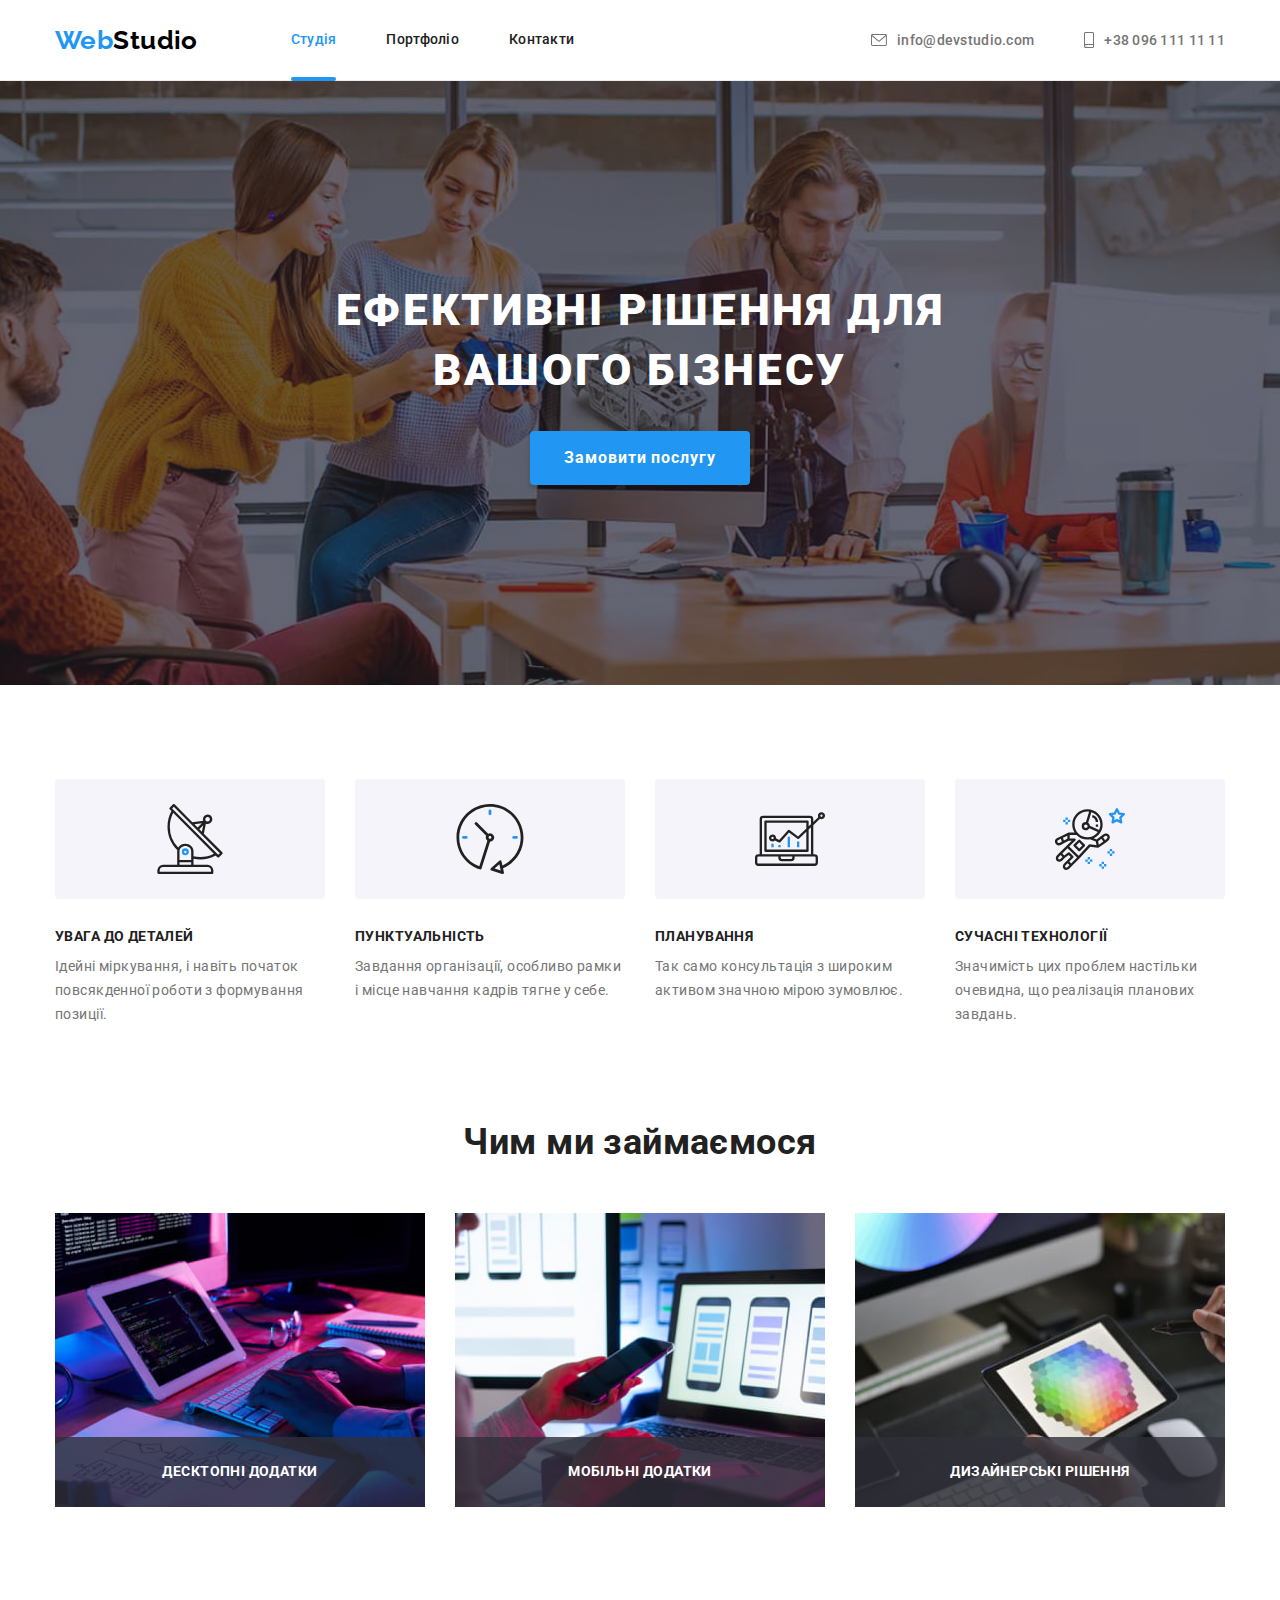
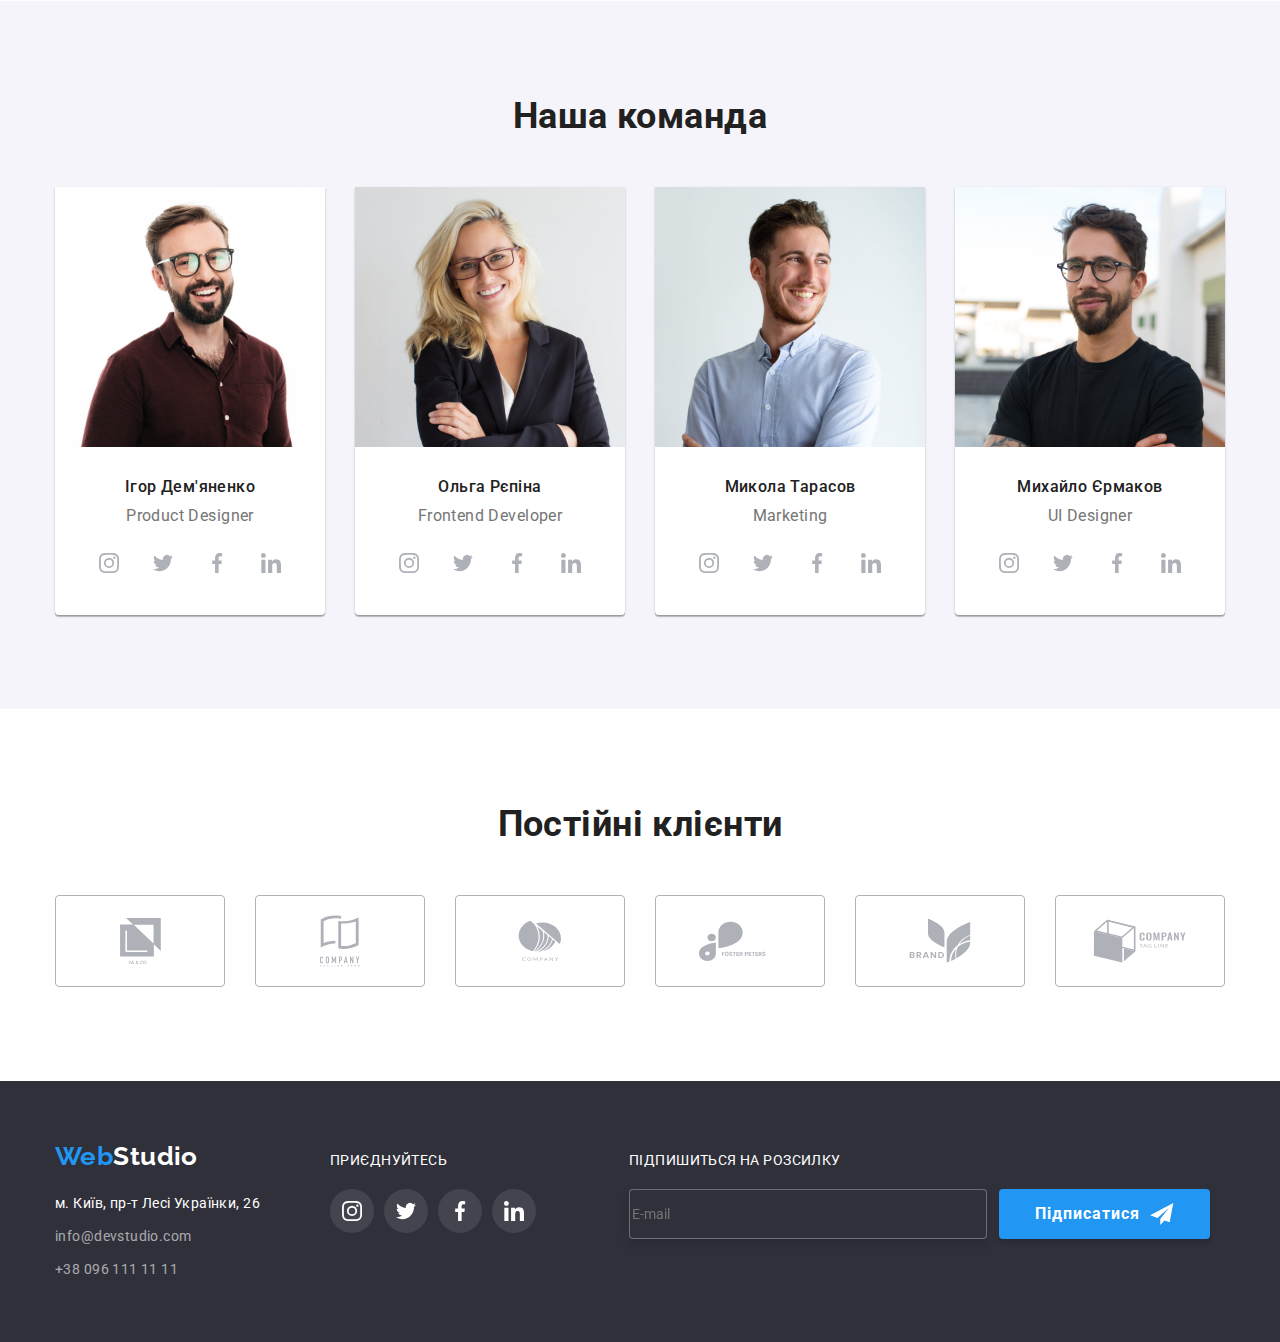
<file: index.html>
<!DOCTYPE html>
<html lang="uk">
  <head>
    <meta charset="UTF-8" />
    <meta http-equiv="X-UA-Compatible" content="IE=edge" />
    <meta name="viewport" content="width=device-width, initial-scale=1.0" />
    <title>WebStudio</title>
    <link rel="preconnect" href="https://fonts.googleapis.com" />
    <link rel="preconnect" href="https://fonts.gstatic.com" crossorigin />
    <link
      href="https://fonts.googleapis.com/css2?family=Raleway:wght@700&family=Roboto:wght@400;500;700;900&display=swap"
      rel="stylesheet"
    />
    <link rel="stylesheet" href="./css/modern-normalize.css" />
    <link rel="stylesheet" href="./css/styles.css" />
  </head>
  <body>
    <header>
      <!-- 1 блок меню та контакти-->
      <div class="container first-header-container">
        <nav class="container">
          <a href="./index.html" class="logo logo-header"><span class="accent">Web</span>Studio</a>
          <ul class="nav">
            <li><a class="site-nav current link" href="./index.html">Студія</a></li>
            <li><a class="site-nav link" href="./portfolio.html">Портфоліо</a></li>
            <li><a class="site-nav link" href="./index.html">Контакти</a></li>
          </ul>
        </nav>
        <!-- 2 блок контакти -->
        <div class="second-header-container">
          <ul class="mailito-tel-container">
            <li>
              <a class="mailto-tel-header link" href="mailto:info@devstudio.com">
                <svg class="icon-envelope icon" width="16px" height="12px">
                  <use href="./images/sprite.svg#icon-envelope"></use></svg
                >info@devstudio.com
              </a>
            </li>
            <li>
              <a class="mailto-tel-header link" href="tel:+380961111111">
                <svg class="icon-smartphone icon" width="10px" height="16px">
                  <use href="./images/sprite.svg#icon-smartphone"></use></svg
                >+38 096 111 11 11</a
              >
            </li>
          </ul>
        </div>
      </div>
    </header>

    <main>
      <section class="hero">
        <div class="container">
          <h1 class="hero-title">ЕФЕКТИВНІ РІШЕННЯ ДЛЯ ВАШОГО БІЗНЕСУ</h1>
          <button type="button" class="hero-button hero-selection" data-modal-open>
            Замовити послугу
          </button>
        </div>
      </section>
      <!-- 3 блок переваги -->
      <section class="advantages">
        <div class="container">
          <h2 class="title visually-hidden">Переваги компанії</h2>
          <ul class="advantages-item">
            <li class="advantages-li">
              <div class="advantages-icon">
                <svg class="icon-antenna" width="70px" height="70px">
                  <use href="./images/sprite.svg#icon-antenna"></use>
                </svg>
              </div>
              <h3 class="advantages-title">УВАГА ДО ДЕТАЛЕЙ</h3>
              <p class="text">
                Ідейні міркування, і навіть початок повсякденної роботи з формування позиції.
              </p>
            </li>
            <li class="advantages-li">
              <div class="advantages-icon">
                <svg class="icon-clock" width="70px" height="70px">
                  <use href="./images/sprite.svg#icon-clock"></use>
                </svg>
              </div>
              <h3 class="advantages-title">ПУНКТУАЛЬНІСТЬ</h3>
              <p class="text">
                Завдання організації, особливо рамки і місце навчання кадрів тягне у себе.
              </p>
            </li>
            <li class="advantages-li">
              <div class="advantages-icon">
                <svg class="icon-diagram" width="70px" height="70px">
                  <use href="./images/sprite.svg#icon-diagram"></use>
                </svg>
              </div>
              <h3 class="advantages-title">ПЛАНУВАННЯ</h3>
              <p class="text">Так само консультація з широким активом значною мірою зумовлює.</p>
            </li>
            <li class="advantages-li">
              <div class="advantages-icon">
                <svg class="icon-astronaut" width="70px" height="70px">
                  <use href="./images/sprite.svg#icon-astronaut"></use>
                </svg>
              </div>
              <h3 class="advantages-title">СУЧАСНІ ТЕХНОЛОГІЇ</h3>
              <p class="text">
                Значимість цих проблем настільки очевидна, що реалізація планових завдань.
              </p>
            </li>
          </ul>
        </div>
      </section>
      <!-- 4 блок чим ми займаємось-->
      <section class="what_we_doing-section">
        <div class="container-what_we_doing">
          <h2 class="title">Чим ми займаємося</h2>
          <ul class="what_we_doing">
            <li class="what_we_doing-item">
              <div class="what_we_doing-wrap">
                <img
                  class="img-block"
                  src="./images/a_person_types_text_on_keyboard.jpg"
                  alt="людина печатає текст на клавіатурі"
                  width="370"
                  height="294"
                />
                <p class="what_we_doing-details">десктопні додатки</p>
              </div>
            </li>
            <li class="what_we_doing-item">
              <div class="what_we_doing-wrap">
                <img
                  class="img-block"
                  src="./images/a_person_works_at_laptop_and_holds_smartphone.jpg"
                  alt="людина працює за ноутбуком та тримає смартфон"
                  width="370"
                  height="294"
                />
                <p class="what_we_doing-details">мобільні додатки</p>
              </div>
            </li>
            <li class="what_we_doing-item">
              <div class="what_we_doing-wrap">
                <img
                  class="img-block"
                  src="./images/a_person_works_with_tablet.jpg"
                  alt="людина працює із планшетом"
                  width="370"
                  height="294"
                />
                <p class="what_we_doing-details">дизайнерські рішення</p>
              </div>
            </li>
          </ul>
        </div>
      </section>

      <!-- 5 блок наша команда -->
      <section class="our-team">
        <div class="container">
          <h2 class="title-our-team">Наша команда</h2>
          <ul class="our-team-item">
            <li class="team-presentation">
              <img
                class="img-block"
                src="./images/photo_ihor_demyanenko.jpg"
                alt="фото Ігора Дем'яненко"
                width="270"
                height="260"
              />
              <div class="card">
                <h3 class="name">Ігор Дем'яненко</h3>
                <p class="our-team-txt" lang="en">Product Designer</p>
                <ul class="our-team-web">
                  <li>
                    <a href="" class="s-w-our-team">
                      <svg class="icon-instagram icon-our-team" width="20px" height="20px">
                        <use href="./images/sprite.svg#icon-instagram"></use></svg
                    ></a>
                  </li>
                  <li>
                    <a href="" class="s-w-our-team">
                      <svg class="icon-twitter icon-our-team" width="20px" height="20px">
                        <use href="./images/sprite.svg#icon-twitter"></use></svg
                    ></a>
                  </li>
                  <li>
                    <a href="" class="s-w-our-team">
                      <svg class="icon-facebook icon-our-team" width="20px" height="20px">
                        <use href="./images/sprite.svg#icon-facebook"></use></svg
                    ></a>
                  </li>
                  <li>
                    <a href="" class="s-w-our-team">
                      <svg class="icon-linkedin icon-our-team" width="20px" height="20px">
                        <use href="./images/sprite.svg#icon-linkedin"></use></svg
                    ></a>
                  </li>
                </ul>
              </div>
            </li>
            <li class="team-presentation">
              <img
                class="img-block"
                src="./images/photo_olgha_repina.jpg"
                alt="фото Ольги Репіної"
                width="270"
                height="260"
              />
              <div class="card">
                <h3 class="name">Ольга Рєпіна</h3>
                <p class="our-team-txt" lang="en">Frontend Developer</p>
                <ul class="our-team-web">
                  <li>
                    <a href="" class="s-w-our-team">
                      <svg class="icon-instagram icon-our-team" width="20px" height="20px">
                        <use href="./images/sprite.svg#icon-instagram"></use></svg
                    ></a>
                  </li>
                  <li>
                    <a href="" class="s-w-our-team">
                      <svg class="icon-twitter icon-our-team" width="20px" height="20px">
                        <use href="./images/sprite.svg#icon-twitter"></use></svg
                    ></a>
                  </li>
                  <li>
                    <a href="" class="s-w-our-team">
                      <svg class="icon-facebook icon-our-team" width="20px" height="20px">
                        <use href="./images/sprite.svg#icon-facebook"></use></svg
                    ></a>
                  </li>
                  <li>
                    <a href="" class="s-w-our-team">
                      <svg class="icon-linkedin icon-our-team" width="20px" height="20px">
                        <use href="./images/sprite.svg#icon-linkedin"></use></svg
                    ></a>
                  </li>
                </ul>
              </div>
            </li>
            <li class="team-presentation">
              <img
                class="img-block"
                src="./images/photo_mukola_tarasov.jpg"
                alt="фото Миколи Тарасова"
                width="270"
                height="260"
              />
              <div class="card">
                <h3 class="name">Микола Тарасов</h3>
                <p class="our-team-txt" lang="en">Marketing</p>
                <ul class="our-team-web">
                  <li>
                    <a href="" class="s-w-our-team">
                      <svg class="icon-instagram icon-our-team" width="20px" height="20px">
                        <use href="./images/sprite.svg#icon-instagram"></use></svg
                    ></a>
                  </li>
                  <li>
                    <a href="" class="s-w-our-team">
                      <svg class="icon-twitter icon-our-team" width="20px" height="20px">
                        <use href="./images/sprite.svg#icon-twitter"></use></svg
                    ></a>
                  </li>
                  <li>
                    <a href="" class="s-w-our-team">
                      <svg class="icon-facebook icon-our-team" width="20px" height="20px">
                        <use href="./images/sprite.svg#icon-facebook"></use></svg
                    ></a>
                  </li>
                  <li>
                    <a href="" class="s-w-our-team">
                      <svg class="icon-linkedin icon-our-team" width="20px" height="20px">
                        <use href="./images/sprite.svg#icon-linkedin"></use></svg
                    ></a>
                  </li>
                </ul>
              </div>
            </li>
            <li class="team-presentation">
              <img
                class="img-block"
                src="./images/photo_michailo_ermakov.jpg"
                alt="фото Михайла Єрмакова"
                width="270"
                height="260"
              />
              <div class="card">
                <h3 class="name">Михайло Єрмаков</h3>
                <p class="our-team-txt" lang="en">UI Designer</p>
                <ul class="our-team-web">
                  <li>
                    <a href="" class="s-w-our-team">
                      <svg class="icon-instagram icon-our-team" width="20px" height="20px">
                        <use href="./images/sprite.svg#icon-instagram"></use></svg
                    ></a>
                  </li>
                  <li>
                    <a href="" class="s-w-our-team">
                      <svg class="icon-twitter icon-our-team" width="20px" height="20px">
                        <use href="./images/sprite.svg#icon-twitter"></use></svg
                    ></a>
                  </li>
                  <li>
                    <a href="" class="s-w-our-team">
                      <svg class="icon-facebook icon-our-team" width="20px" height="20px">
                        <use href="./images/sprite.svg#icon-facebook"></use></svg
                    ></a>
                  </li>
                  <li>
                    <a href="" class="s-w-our-team">
                      <svg class="icon-linkedin icon-our-team" width="20px" height="20px">
                        <use href="./images/sprite.svg#icon-linkedin"></use></svg
                    ></a>
                  </li>
                </ul>
              </div>
            </li>
          </ul>
        </div>
      </section>
      <!-- 6 постійні клієнти -->
      <section class="regular-customers">
        <div class="container">
          <h2 class="title">Постійні клієнти</h2>
          <ul class="regular-customers-line">
            <li class="regular-customers-logo">
              <a
                class="customer-link"
                href="./index.html"
                target="_blank"
                rel="noreferrer noopener"
              >
                <svg class="customers icon-group" width="41px" height="46.7px">
                  <use href="./images/sprite.svg#icon-group"></use>
                </svg>
              </a>
            </li>

            <li class="regular-customers-logo">
              <a
                class="customer-link"
                href="./index.html"
                target="_blank"
                rel="noreferrer noopener"
              >
                <svg class="customers icon-group-1" width="40px" height="52px">
                  <use href="./images/sprite.svg#icon-group-1"></use>
                </svg>
              </a>
            </li>
            <li class="regular-customers-logo">
              <a
                class="customer-link"
                href="./index.html"
                target="_blank"
                rel="noreferrer noopener"
              >
                <svg class="customers icon-group-2" width="43.46px" height="41.18px">
                  <use href="./images/sprite.svg#icon-group-2"></use>
                </svg>
              </a>
            </li>
            <li class="regular-customers-logo">
              <a
                class="customer-link"
                href="./index.html"
                target="_blank"
                rel="noreferrer noopener"
              >
                <svg class="customers icon-group-3" width="84.44px" height="40.62px">
                  <use href="./images/sprite.svg#icon-group-3"></use>
                </svg>
              </a>
            </li>
            <li class="regular-customers-logo">
              <a
                class="customer-link"
                href="./index.html"
                target="_blank"
                rel="noreferrer noopener"
              >
                <svg class="customers icon-group-4" width="62.54px" height="45.43px">
                  <use href="./images/sprite.svg#icon-group-4"></use>
                </svg>
              </a>
            </li>
            <li class="regular-customers-logo">
              <a
                class="customer-link"
                href="./index.html"
                target="_blank"
                rel="noreferrer noopener"
              >
                <svg class="customers icon-group-5" width="93.79px" height="43.93px">
                  <use href="./images/sprite.svg#icon-group-5"></use>
                </svg>
              </a>
            </li>
          </ul>
        </div>
      </section>
    </main>
    <!-- 7 блок футер -->
    <footer class="ground">
      <div class="container footer">
        <div class="logo-adress-tel">
          <a href="./index.html" class="logo logo-ground"><span class="accent">Web</span>Studio</a>
          <address class="address-style">
            <ul class="ground-list">
              <li class="ground-li">
                <a
                  class="link-address link"
                  href="https://www.google.com/maps/d/embed?mid=10uSM3H-mIU3GznYo2szRIEphczw&hl=en_US&ehbc=2E312F"
                  target="_blank"
                  rel="noreferrer noopener"
                  >м. Київ, пр-т Лесі Українки, 26</a
                >
              </li>
              <li class="ground-li">
                <a class="mailto-tel-ground link" href="mailto:info@devstudio.com"
                  >info@devstudio.com</a
                >
              </li>
              <li class="end">
                <a class="mailto-tel-ground link" href="tel:+380961111111">+38 096 111 11 11</a>
              </li>
            </ul>
          </address>
        </div>
        <div class="web">
          <p class="footer-text">приєднуйтесь</p>
          <ul class="footer-web">
            <li>
              <a href="" class="social-web">
                <svg class="icon-instagram soc-web" width="20px" height="20px">
                  <use href="./images/sprite.svg#icon-instagram"></use></svg
              ></a>
            </li>
            <li>
              <a href="" class="social-web">
                <svg class="icon-twitter soc-web" width="20px" height="20px">
                  <use href="./images/sprite.svg#icon-twitter"></use></svg
              ></a>
            </li>
            <li>
              <a href="" class="social-web">
                <svg class="icon-facebook soc-web" width="20px" height="20px">
                  <use href="./images/sprite.svg#icon-facebook"></use></svg
              ></a>
            </li>
            <li>
              <a href="" class="social-web">
                <svg class="icon-linkedin soc-web" width="20px" height="20px">
                  <use href="./images/sprite.svg#icon-linkedin"></use></svg
              ></a>
            </li>
          </ul>
        </div>
        <div class="subscribe">
          <p class="footer-text">підпишиться на розсилку</p>
          <ul class="footer-web">
            <li>
              <form class="footer-form">
                <label>
                  <input class="footer-input" type="email" name="email" placeholder="E-mail"/>
                </label>
                
                <button type="submit" class="subscribe-btn">Підписатися
                  <svg class="icon-icon-send sov-web" width="24px" height="24px">
                  <use href="./images/sprite.svg#icon-icon-send"></use></svg </button>
              </form> 
          </ul>
        </div>
      </div>
    </footer>
    <div class="backdrop is-hidden" data-modal>
      <div class="modal">
        <p class="modal-title">Залиште свої дані, ми вам передзвонимо</p>
        <form action="" class="modal-form">
          <div class="form-element">
            <label class="form-field" for="username"><span class="form-label">Ім'я</span></label>
            
            <div class="input-wrap">
              <input class="input-modal" type="text" name="username" id="username" required>
              <svg 
              class="icon-person-black-18dp-1" 
              width="18px" height="18px">
              <use href="./images/sprite.svg#icon-person-black-18dp-1"></use>
              </svg>
              </div>
            </div>
                    
          <div class="form-element">
            <label class="form-field" for="phone_number"><span class="form-label">Телефон</span></label>
            <div class="input-wrap">
            <input class="input-modal" type="tel" name="phone_number" id="phone_number" required>
            <svg 
              class="icon-phone-black-18dp-1" 
              width="18px" height="18px">
              <use href="./images/sprite.svg#icon-phone-black-18dp-1"></use>
              </svg>  
            
          </div>
        </div>

          <div class="form-element">
            <label class="form-field" for="email"><span class="form-label">Пошта</span></label>
            <div class="input-wrap">
             <input class="input-modal" type="email" name="email" id="email">
             <svg 
              class="icon-email-black-18dp-1" 
              width="18px" height="18px">
              <use href="./images/sprite.svg#icon-email-black-18dp-1"></use>
              </svg>  
            
          </div>
        </div>
          
           <div class="form">   
          <label class="textarea-label" for="comment">Коментар</label>
            <textarea name="comment" id="comment"  placeholder="Введіть текст" class="textarea-field"></textarea>
           </div>   
          

          <div class="accept">
            <input type="checkbox" id="accept" name="accept">
            <label for="accept"><span class="accept-label"></span>Погоджуюся з розсилкою та приймаю 
              <a href="*" class="contract">Умови договору</a></span></label>
          </div>
            
          <button type="submit" class="submit-btn">Відправити</button>

        </form>


        <button type="button" data-modal-close class="close-button">
          <svg class="icon-close-black-18dp" width="30px" height="30px">
            <use href="./images/sprite.svg#icon-close-black-18dp"></use>
          </svg>
          
        </button>
      </div>
    </div>
    <script src="./js/modal.js"></script>
  </body>
</html>
</file>
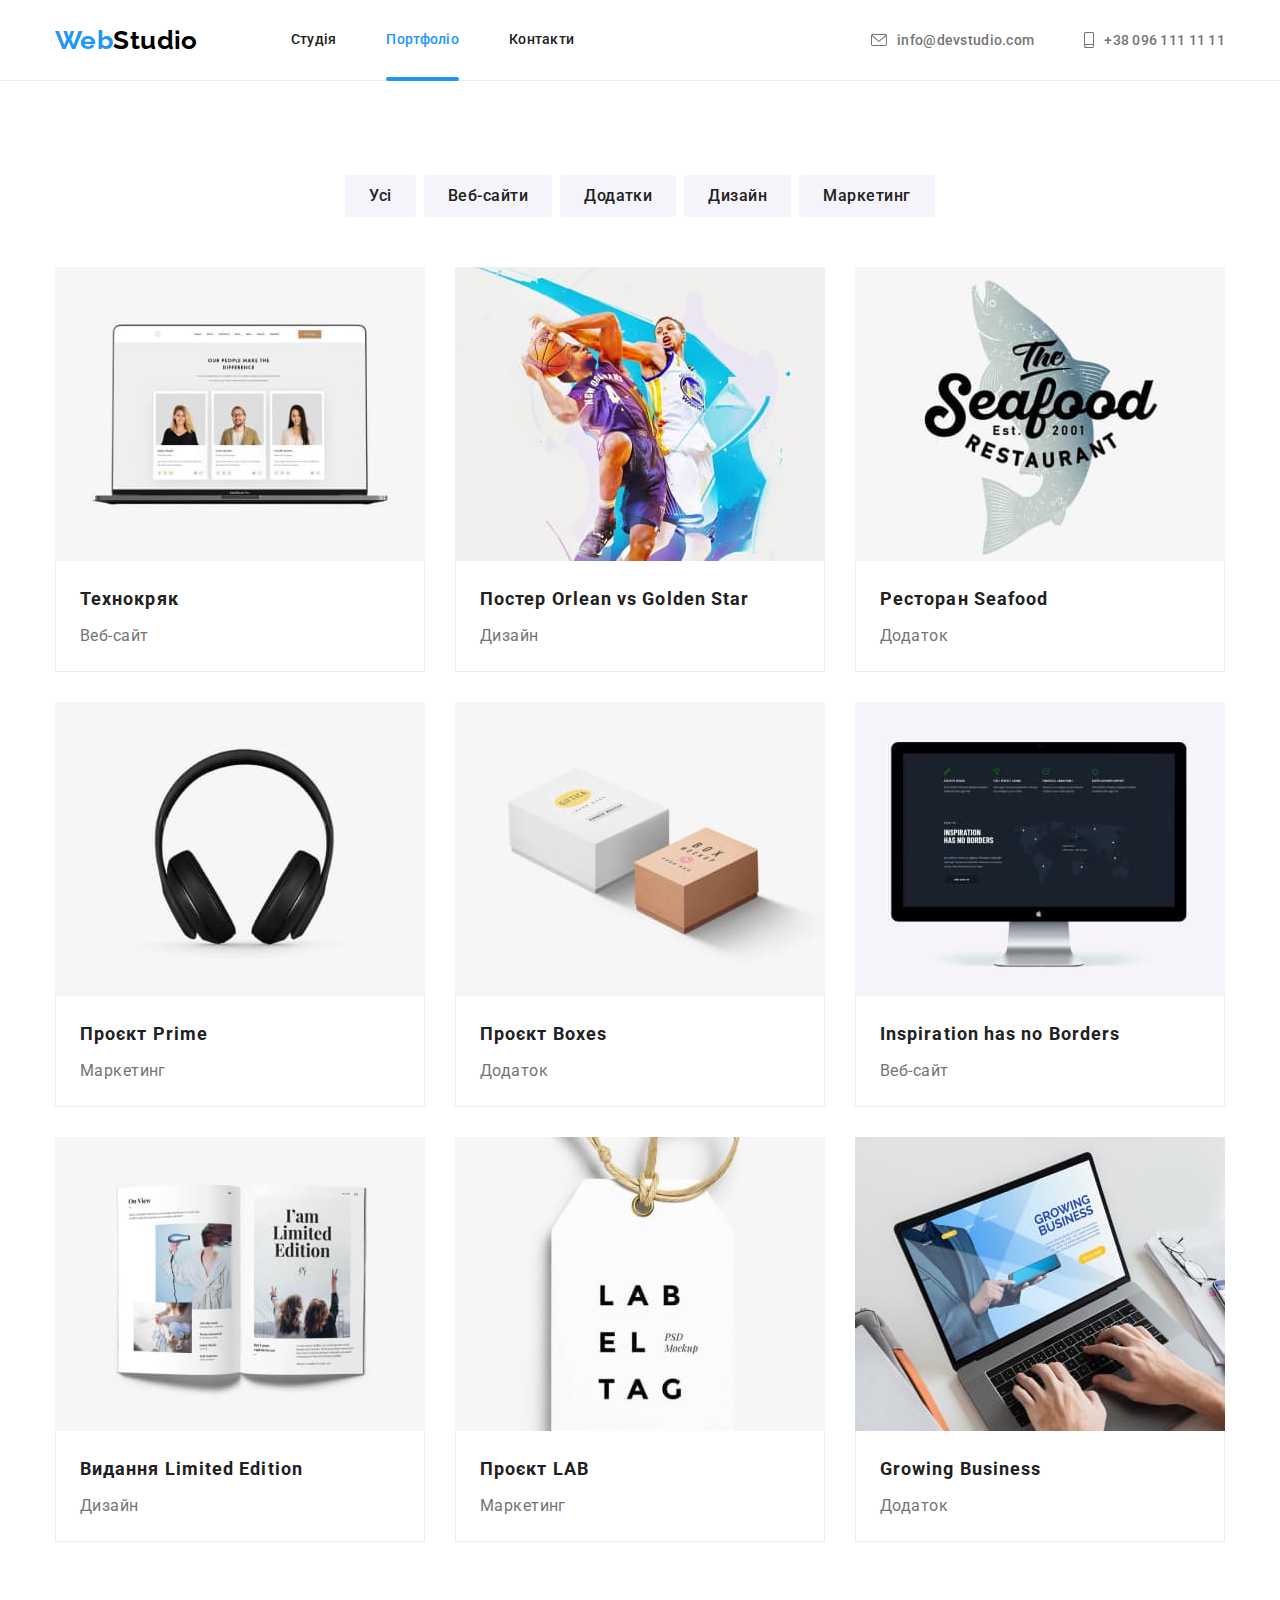
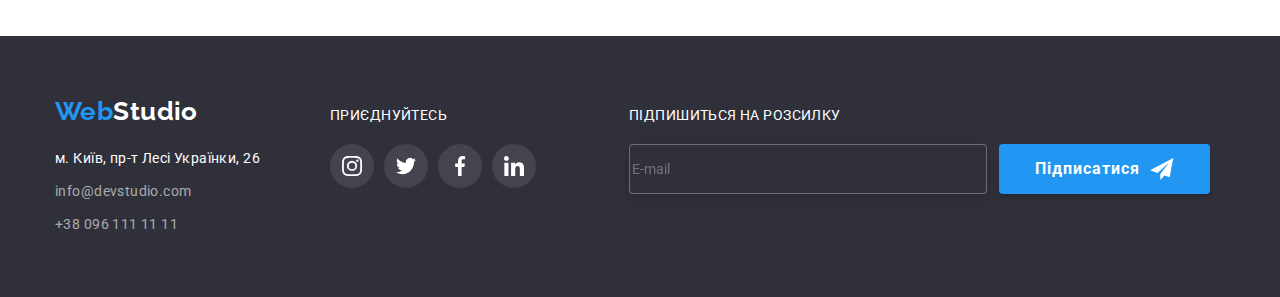
<file: portfolio.html>
<!DOCTYPE html>
<html lang="uk">
  <head>
    <meta charset="UTF-8" />
    <meta http-equiv="X-UA-Compatible" content="IE=edge" />
    <meta name="viewport" content="width=device-width, initial-scale=1.0" />
    <title>WebStudio</title>
    <link rel="preconnect" href="https://fonts.googleapis.com" />
    <link rel="preconnect" href="https://fonts.gstatic.com" crossorigin />
    <link
      href="https://fonts.googleapis.com/css2?family=Raleway:wght@700&family=Roboto:wght@400;500;700;900&display=swap"
      rel="stylesheet"
    />
    <link rel="stylesheet" href="./css/modern-normalize.css" />
    <link rel="stylesheet" href="./css/styles.css" />
  </head>
  <body>
    <header>
      <!-- 1 блок меню та контакти-->
      <div class="container first-header-container">
        <nav class="container">
          <a href="./index.html" class="logo logo-header"><span class="accent">Web</span>Studio</a>
          <ul class="nav">
            <li><a class="site-nav link" href="./index.html">Студія</a></li>
            <li><a class="site-nav link current" href="./portfolio.html">Портфоліо</a></li>
            <li><a class="site-nav link" href="./index.html">Контакти</a></li>
          </ul>
        </nav>
        <!-- 2 блок контакти -->
        <div class="second-header-container">
          <ul class="mailito-tel-container">
            <li>
              <a class="mailto-tel-header link" href="mailto:info@devstudio.com">
                <svg class="icon-envelope icon" width="16px" height="12px">
                  <use href="./images/sprite.svg#icon-envelope"></use></svg
                >info@devstudio.com
              </a>
            </li>
            <li>
              <a class="mailto-tel-header link" href="tel:+380961111111">
                <svg class="icon-smartphone icon" width="10px" height="16px">
                  <use href="./images/sprite.svg#icon-smartphone"></use></svg
                >+38 096 111 11 11</a
              >
            </li>
          </ul>
        </div>
      </div>
    </header>
    <main>
      <section class="main">
        <div class="portfolio container">
          <!-- 3 блок кнопки -->
          <h1 class="title visually-hidden">Портфоліо</h1>
          <ul class="portfolio-button">
            <li class="filter-btn">
              <button class="link-filter" type="button">Усі</button>
            </li>
            <li class="filter-btn">
              <button class="link-filter" type="button">Веб-сайти</button>
            </li>
            <li class="filter-btn">
              <button class="link-filter" type="button">Додатки</button>
            </li>
            <li class="filter-btn">
              <button class="link-filter" type="button">Дизайн</button>
            </li>
            <li class="filter-btn">
              <button class="link-filter" type="button">Маркетинг</button>
            </li>
          </ul>
          <!-- 4 блок продукти -->
          <ul class="portfolio-box">
            <li>
              <a href="" class="portfolio-box-link">
                <div class="portfolio-box-link-wrap">
                  <img
                    class="img-block"
                    src="./images/img_technokryak.jpg"
                    alt="зображення екрану ноутбука з карточками з фотографіями людей"
                    width="370"
                    height="294"
                  />
                  <p class="portfolio-box-link-details">
                    Ресурс пропонує комплексні пропозиції з різним рівнем функціоналу та сервісів.
                    Все це дозволить відвідувачу отримати вичерпні відомості про компанію чи
                    приватну особу.
                  </p>
                </div>
                <div class="grey-border">
                  <h2 class="portfolio-title">Технокряк</h2>
                  <p class="portfolio-txt">Веб-сайт</p>
                </div>
              </a>
            </li>
            <li>
              <a href="" class="portfolio-box-link">
                <div class="portfolio-box-link-wrap">
                  <img
                    class="img-block"
                    src="./images/img_poster_new-orlean_vs.jpg"
                    alt="зображення двох спортсменів баскетболистів з м'ячем"
                    width="370"
                    height="294"
                  />
                  <p class="portfolio-box-link-details">
                    Ресурс пропонує комплексні пропозиції з різним рівнем функціоналу та сервісів.
                    Все це дозволить відвідувачу отримати вичерпні відомості про компанію чи
                    приватну особу.
                  </p>
                </div>
                <div class="grey-border">
                  <h2 class="portfolio-title">
                    Постер <span lang="en">Orlean vs Golden Star</span>
                  </h2>
                  <p class="portfolio-txt">Дизайн</p>
                </div>
              </a>
            </li>
            <li>
              <a href="" class="portfolio-box-link">
                <div class="portfolio-box-link-wrap">
                  <img
                    class="img-block"
                    src="./images/img_restorant_seafood.jpg"
                    alt="зображення риби"
                    width="370"
                    height="294"
                  />
                  <p class="portfolio-box-link-details">
                    Ресурс пропонує комплексні пропозиції з різним рівнем функціоналу та сервісів.
                    Все це дозволить відвідувачу отримати вичерпні відомості про компанію чи
                    приватну особу.
                  </p>
                </div>
                <div class="grey-border">
                  <h2 class="portfolio-title">Ресторан <span lang="en">Seafood</span></h2>
                  <p class="portfolio-txt">Додаток</p>
                </div>
              </a>
            </li>
            <li>
              <a href="" class="portfolio-box-link">
                <div class="portfolio-box-link-wrap">
                  <img
                    class="img-block"
                    src="./images/img_projekt_prime.jpg"
                    alt="зображення навушників"
                    width="370"
                    height="294"
                  />
                  <p class="portfolio-box-link-details">
                    Ресурс пропонує комплексні пропозиції з різним рівнем функціоналу та сервісів.
                    Все це дозволить відвідувачу отримати вичерпні відомості про компанію чи
                    приватну особу.
                  </p>
                </div>
                <div class="grey-border">
                  <h2 class="portfolio-title">Проєкт <span lang="en">Prime</span></h2>
                  <p class="portfolio-txt">Маркетинг</p>
                </div>
              </a>
            </li>
            <li>
              <a href="" class="portfolio-box-link">
                <div class="portfolio-box-link-wrap">
                  <img
                    class="img-block"
                    src="./images/img_project_boxes.jpg"
                    alt="зображення двох коробок"
                    width="370"
                    height="294"
                  />
                  <p class="portfolio-box-link-details">
                    Ресурс пропонує комплексні пропозиції з різним рівнем функціоналу та сервісів.
                    Все це дозволить відвідувачу отримати вичерпні відомості про компанію чи
                    приватну особу.
                  </p>
                </div>
                <div class="grey-border">
                  <h2 class="portfolio-title">Проєкт <span lang="en">Boxes</span></h2>
                  <p class="portfolio-txt">Додаток</p>
                </div>
              </a>
            </li>
            <li>
              <a href="" class="portfolio-box-link">
                <div class="portfolio-box-link-wrap">
                  <img
                    class="img-block"
                    src="./images/img_no_borders.jpg"
                    alt="зображення монітору комп'ютера з відкритим контентом сайта"
                    width="370"
                    height="294"
                  />
                  <p class="portfolio-box-link-details">
                    Ресурс пропонує комплексні пропозиції з різним рівнем функціоналу та сервісів.
                    Все це дозволить відвідувачу отримати вичерпні відомості про компанію чи
                    приватну особу.
                  </p>
                </div>
                <div class="grey-border">
                  <h2 class="portfolio-title">
                    <span lang="en">Inspiration has no Borders</span>
                  </h2>
                  <p class="portfolio-txt">Веб-сайт</p>
                </div>
              </a>
            </li>
            <li>
              <a href="" class="portfolio-box-link">
                <div class="portfolio-box-link-wrap">
                  <img
                    class="img-block"
                    src="./images/img_book_limited_edition.jpg"
                    alt="зображення розгорнутої книги з фотографіями"
                    width="370"
                    height="294"
                  />
                  <p class="portfolio-box-link-details">
                    Ресурс пропонує комплексні пропозиції з різним рівнем функціоналу та сервісів.
                    Все це дозволить відвідувачу отримати вичерпні відомості про компанію чи
                    приватну особу.
                  </p>
                </div>
                <div class="grey-border">
                  <h2 class="portfolio-title">Видання <span lang="en">Limited Edition</span></h2>
                  <p class="portfolio-txt">Дизайн</p>
                </div>
              </a>
            </li>
            <li>
              <a href="" class="portfolio-box-link">
                <div class="portfolio-box-link-wrap">
                  <img
                    class="img-block"
                    src="./images/img_projekt_lab.jpg"
                    alt="зображення бірки для одягу"
                    width="370"
                    height="294"
                  />
                  <p class="portfolio-box-link-details">
                    Ресурс пропонує комплексні пропозиції з різним рівнем функціоналу та сервісів.
                    Все це дозволить відвідувачу отримати вичерпні відомості про компанію чи
                    приватну особу.
                  </p>
                </div>
                <div class="grey-border">
                  <h2 class="portfolio-title">Проєкт <span lang="en">LAB</span></h2>
                  <p class="portfolio-txt">Маркетинг</p>
                </div>
              </a>
            </li>
            <li>
              <a href="" class="portfolio-box-link">
                <div class="portfolio-box-link-wrap">
                  <img
                    class="img-block"
                    src="./images/img_growing_business.jpg"
                    alt="зображення розкритого ноутбуку"
                    width="370"
                    height="294"
                  />
                  <p class="portfolio-box-link-details">
                    Ресурс пропонує комплексні пропозиції з різним рівнем функціоналу та сервісів.
                    Все це дозволить відвідувачу отримати вичерпні відомості про компанію чи
                    приватну особу.
                  </p>
                </div>
                <div class="grey-border">
                  <h2 class="portfolio-title"><span lang="en">Growing Business</span></h2>
                  <p class="portfolio-txt">Додаток</p>
                </div>
              </a>
            </li>
          </ul>
        </div>
      </section>
    </main>
    <!--  блок футер -->
    <footer class="ground">
      <div class="container footer">
        <div class="logo-adress-tel">
          <a href="./index.html" class="logo logo-ground"><span class="accent">Web</span>Studio</a>
          <address class="address-style">
            <ul class="ground-list">
              <li class="ground-li">
                <a
                  class="link-address link"
                  href="https://www.google.com/maps/d/embed?mid=10uSM3H-mIU3GznYo2szRIEphczw&hl=en_US&ehbc=2E312F"
                  target="_blank"
                  rel="noreferrer noopener"
                  >м. Київ, пр-т Лесі Українки, 26</a
                >
              </li>
              <li class="ground-li">
                <a class="mailto-tel-ground link" href="mailto:info@devstudio.com"
                  >info@devstudio.com</a
                >
              </li>
              <li class="end">
                <a class="mailto-tel-ground link" href="tel:+380961111111">+38 096 111 11 11</a>
              </li>
            </ul>
          </address>
        </div>
        <div class="web">
          <p class="footer-text">приєднуйтесь</p>
          <ul class="footer-web">
            <li>
              <a href="" class="social-web">
                <svg class="icon-instagram soc-web" width="20px" height="20px">
                  <use href="./images/sprite.svg#icon-instagram"></use></svg
              ></a>
            </li>
            <li>
              <a href="" class="social-web">
                <svg class="icon-twitter soc-web" width="20px" height="20px">
                  <use href="./images/sprite.svg#icon-twitter"></use></svg
              ></a>
            </li>
            <li>
              <a href="" class="social-web">
                <svg class="icon-facebook soc-web" width="20px" height="20px">
                  <use href="./images/sprite.svg#icon-facebook"></use></svg
              ></a>
            </li>
            <li>
              <a href="" class="social-web">
                <svg class="icon-linkedin soc-web" width="20px" height="20px">
                  <use href="./images/sprite.svg#icon-linkedin"></use></svg
              ></a>
            </li>
          </ul>
        </div>
        <div class="subscribe">
          <p class="footer-text">підпишиться на розсилку</p>
          <ul class="footer-web">
            <li>
              <form class="footer-form">
                <label>
                  <input class="footer-input" type="email" name="email" placeholder="E-mail"/>
                </label>
                
                <button type="submit" class="subscribe-btn">Підписатися
                  <svg class="icon-icon-send sov-web" width="24px" height="24px">
                  <use href="./images/sprite.svg#icon-icon-send"></use></svg </button>
              </form> 
          </ul>
        </div>
      </div>
    </footer>
  </body>
</html>
</file>
<file: css/styles.css>
ul,
p,
h1,
h2,
h3,
h4,
h5,
h6 {
  padding: 0;
  margin: 0;
}
body {
  background-color: var(--brand-color);
  color: var(--third-black-color);
  font-family: Roboto, Raleway, Arial, Verdana, sans-serif;
  letter-spacing: 0.03em;
  font-size: 14px;
}
:root {
  --brand-color: #ffffff;
  --second-white-color: #f5f5f5;
  --accent-color: #2196f3;
  --prime-black-color: #000000;
  --second-black-color: #212121;
  --third-black-color: #757575;
  --backgroun-footer-color: #2f303a;
  --active-color: #188ce8;
  --background-button-color: #f5f4fa;
  --mailto-ground-color: rgba(255, 255, 255, 0.6);
  --subscribe-border-color: rgba(255, 255, 255, 0.3);
  --gray-border-color: #eeeeee;
  --header-line-color: #ececec;
  --customer-border-color: #afb1b8;
  --elipse-color: #43444d;
  --background-hero-color: #c4c4c4;
  --bacground-what-we-doing-color: rgba(47, 48, 58, 0.8);
  --background-portfolio-box-details: rgba(33, 150, 243, 0.9);
  --backdrop-color: rgba(0, 0, 0, 0.2);
  --time-cubic-bezier: 250ms cubic-bezier(0.4, 0, 0.2, 1);
  --modal-no-focus-color: rgba(33, 33, 33, 0.2);
}
li {
  list-style-type: none;
}
.container {
  margin-left: auto;
  margin-right: auto;
  width: 1200px;
  padding-left: 15px;
  padding-right: 15px;
}
/* Header */
header {
  border-bottom: 1px solid var(--header-line-color);
}
.logo {
  font-family: Raleway, sans-serif;
  font-weight: 700;
  font-size: 26px;
  line-height: 1.19;
  text-decoration: none;
}
.logo-header {
  color: var(--prime-black-color);
}
.accent {
  color: var(--accent-color);
}
.nav {
  margin-left: 93px;
  display: flex;
  gap: 50px;
}
.advantages-item {
  display: flex;
  gap: 30px;
}
.site-nav.link {
  font-weight: 500;
  line-height: 1.14;
  letter-spacing: 0.02em;
  color: var(--second-black-color);
  text-decoration: none;
  display: block;
  padding: 32px 0;
  transition: color var(--time-cubic-bezier);
}
.site-nav.link.current {
  color: var(--accent-color);
  display: block;
  position: relative;
}
.site-nav.link.current::after {
  content: '';
  display: block;
  width: 100%;
  height: 4px;
  border-radius: 2px;
  background-color: var(--accent-color);
  position: absolute;
  bottom: -1px;
}
.link,
.icon {
  transition: fill var(--time-cubic-bezier);
}
.link:hover,
.link:focus {
  color: var(--accent-color);
}
.icon-envelope,
.icon-smartphone {
  margin-right: 10px;
  fill: var(--third-black-color);
}
.mailto-tel-header:hover .icon,
.mailto-tel-header:focus .icon {
  fill: var(--accent-color);
}
.mailto-tel-header {
  color: var(--third-black-color);
  font-weight: 500;
  text-decoration: none;
  display: block;
  padding: 32px 0;
  transition: color var(--time-cubic-bezier);
}
.mailto-tel-header.link {
  letter-spacing: 0.02em;
  display: flex;
  align-items: center;
}
.first-header-container {
  display: flex;
  align-items: center;
}
.second-header-container {
  align-items: center;
  margin-left: auto;
  margin-right: auto;
  width: 1200px;
}
.mailito-tel-container {
  display: flex;
  gap: 50px;
}
.mailito-tel-container {
  justify-content: flex-end;
}
.container-mt {
  display: flex;
  align-items: flex-end;
}
nav.container {
  display: flex;
  align-items: center;
  padding: 0;
}
/* Main */
.hero {
  background-color: var(--background-hero-color);
  padding: 200px 0;
  text-align: center;
  max-width: 1600px;
  margin-left: auto;
  margin-right: auto;
  background-image: linear-gradient(to right, rgba(47, 48, 58, 0.4), rgba(47, 48, 58, 0.4)),
    url('../images/hero-Img.jpg');
  background-size: cover;
  background-repeat: no-repeat;
  background-position: center;
}
.hero-title {
  font-weight: 900;
  font-size: 44px;
  line-height: 1.36;
  letter-spacing: 0.06em;
  text-align: center;
  color: var(--brand-color);
  margin: 0 auto;
  text-transform: uppercase;
  max-width: 696px;
}
.hero-button {
  font-family: inherit;
  font-weight: 700;
  font-size: 16px;
  line-height: 1.88;
  letter-spacing: 0.06em;
  color: var(--brand-color);
  background-color: var(--accent-color);
  cursor: pointer;
  border-color: transparent;
  border-radius: 4px;
  padding: 10px 32px;
  margin: 30px auto 0;
  box-shadow: 0px 4px 4px rgba(0, 0, 0, 0.15);
}
.portfolio-button {
  display: flex;
  justify-content: center;
  gap: 8px;
  margin-bottom: 50px;
}
.hero-selection {
  transition: background-color var(--time-cubic-bezier);
}
.hero-selection:hover,
.hero-selection:focus {
  background-color: var(--active-color);
}
.hero-selection:active {
  color: var(--brand-color);
  background-color: var(--accent-color);
  box-shadow: 0px 4px 4px rgba(0, 0, 0, 0.15);
}
.visually-hidden {
  position: absolute;
  white-space: nowrap;
  width: 1px;
  height: 1px;
  overflow: hidden;
  border: 0;
  padding: 0;
  clip: rect(0 0 0 0);
  clip-path: inset(50%);
  margin: -1px;
}
.filter {
  letter-spacing: 0.03em;
  color: var(--second-black-color);
  background-color: var(--background-button-color);
  cursor: pointer;
}
.link-filter {
  font-family: inherit;
  font-weight: 500;
  font-size: 16px;
  line-height: 1.63;
  letter-spacing: 0.03em;
  color: var(--second-black-color);
  background-color: var(--background-button-color);
  cursor: pointer;
  border-radius: 4px;
  border-color: transparent;
  padding: 6px 22px;
  transition: color var(--time-cubic-bezier), background-color var(--time-cubic-bezier),
    box-shadow var(--time-cubic-bezier);
}
.link-filter:hover,
.link-filter:focus {
  color: var(--brand-color);
  background-color: var(--accent-color);
  box-shadow: 0px 3px 1px rgba(0, 0, 0, 0.1), 0px 1px 2px rgba(0, 0, 0, 0.08),
    0px 2px 2px rgba(0, 0, 0, 0.12);
}
.title {
  font-weight: 700;
  font-size: 36px;
  line-height: 1.17;
  text-align: center;
  color: var(--second-black-color);
  margin: 0 0 50px 0;
}
.advantages,
.regular-customers {
  padding-top: 94px;
  padding-bottom: 94px;
}
.advantages-icon {
  display: flex;
  align-items: center;
  width: 270px;
  height: 120px;
  background-color: var(--background-button-color);
  border-radius: 4px;
  padding: 25px 100px;
  margin-bottom: 30px;
}
.customer-link {
  display: flex;
  justify-content: center;
  align-items: center;
  width: 170px;
  height: 92px;
  border: 1px solid var(--customer-border-color);
  fill: var(--customer-border-color);
  border-radius: 4px;
  transition: fill var(--time-cubic-bezier), border-color var(--time-cubic-bezier);
}
.customer-link:focus,
.customer-link:active,
.customer-link:hover {
  fill: var(--accent-color);
  border-color: var(--accent-color);
}
.advantages-title {
  line-height: 1.14;
  font-size: 14px;
  color: var(--second-black-color);
}
.text {
  line-height: 1.71;
  margin-top: 10px;
}
.name {
  font-weight: 500;
  font-size: 16px;
  line-height: 1.19;
  color: var(--second-black-color);
  text-align: center;
  margin-bottom: 10px;
}
.what_we_doing-section {
  padding-bottom: 94px;
}
.container-what_we_doing {
  margin: 0 auto;
  width: 1200px;
  padding-left: 15px;
  padding-right: 15px;
}
.what_we_doing {
  display: flex;
}
.what_we_doing-item:not(:last-of-type) {
  margin: 0 30px 0 0;
}
.what_we_doing-details {
  display: flex;
  position: absolute;
  bottom: 0;
  height: 70px;
  width: 100%;
  background: var(--bacground-what-we-doing-color);
  color: var(--brand-color);
  justify-content: center;
  align-items: center;
  text-transform: uppercase;
  line-height: 1.14;
  font-weight: 700;
}
.what_we_doing-wrap {
  position: relative;
}
.our-team {
  background-color: var(--background-button-color);
  padding: 94px 0;
}
.team-presentation {
  background-color: var(--brand-color);
  box-shadow: 0px 1px 3px rgba(0, 0, 0, 0.12), 0px 1px 1px rgba(0, 0, 0, 0.14),
    0px 2px 1px rgba(0, 0, 0, 0.2);
  border-radius: 0px 0px 4px 4px;
}
.title-our-team {
  font-size: 36px;
  line-height: 1.17;
  color: var(--second-black-color);
  text-align: center;
  margin-bottom: 50px;
}
.our-team-item {
  display: flex;
  gap: 30px;
}
.card {
  padding-top: 30px;
  padding-bottom: 30px;
}
.our-team-txt {
  font-size: 16px;
  line-height: 1.19;
  text-align: center;
}
.regular-customers-line {
  display: flex;
  justify-content: center;
  gap: 30px;
}
.portfolio {
  padding-top: 94px;
  padding-bottom: 94px;
}
.portfolio-title {
  font-size: 18px;
  line-height: 2;
  letter-spacing: 0.06em;
  color: var(--second-black-color);
  margin: 0;
}
.portfolio-txt {
  font-size: 16px;
  line-height: 1.88;
  margin-top: 4px;
}
.grey-border {
  border-right: 1px solid var(--gray-border-color);
  border-bottom: 1px solid var(--gray-border-color);
  border-left: 1px solid var(--gray-border-color);
  padding: 20px 24px;
}
.img-block {
  display: block;
  width: 100%;
}
.item-last p:last-of-type {
  font-size: 16px;
  line-height: 1.88;
  padding: 4px 0 20px 24px;
  margin: 0;
}
.portfolio-box {
  display: flex;
  flex-wrap: wrap;
  gap: 30px;
}
.portfolio-box-link-details {
  position: absolute;
  top: 0;
  left: 0;
  height: 100%;
  background: var(--background-portfolio-box-details);
  color: var(--brand-color);
  font-size: 18px;
  line-height: 1.56;
  padding: 63px 24px;
  transform: translateY(101%);
  transition: transform var(--time-cubic-bezier);
}

.portfolio-box-link-wrap {
  position: relative;
  overflow: hidden;
}
/* Footer */
.ground {
  background-color: var(--backgroun-footer-color);
  padding-top: 60px;
  padding-bottom: 60px;
}
.logo-ground {
  color: var(--brand-color);
  display: inline-block;
  margin-bottom: 20px;
}
.address-style {
  font-style: normal;
}
.link-address {
  line-height: 1.71;
  letter-spacing: 0.03em;
  color: var(--brand-color);
  text-decoration: none;
  transition: color var(--time-cubic-bezier);
}
.mailto-tel-ground {
  line-height: 1.71;
  color: var(--mailto-ground-color);
  text-decoration: none;
  transition: color var(--time-cubic-bezier);
}
.ground-li {
  margin-bottom: 9px;
}
.web {
  margin-left: 70px;
}
.container.footer {
  display: flex;
  align-items: baseline;
}
.footer-text {
  color: var(--brand-color);
  text-transform: uppercase;
  margin-bottom: 20px;
  line-height: 1.14;
}
.footer-web {
  display: flex;
  gap: 10px;
  justify-content: center;
  fill: var(--brand-color);
}
.social-web {
  width: 44px;
  height: 44px;
  background-color: var(--elipse-color);
  border-radius: 50%;
  display: flex;
  align-items: center;
  justify-content: center;
  transition: background-color var(--time-cubic-bezier);
}
.social-web:hover,
.social-web:focus {
  background-color: var(--accent-color);
}
.soc-web {
  fill: var(--brand-color);
}
.subscribe {
  margin-left: 93px;
}

.our-team-web {
  display: flex;
  gap: 10px;
  justify-content: center;
  margin-top: 16px;
}
.s-w-our-team {
  width: 44px;
  height: 44px;
  color: var(--customer-border-color);
  background-color: var(--brand-color);
  border-radius: 50%;
  display: flex;
  align-items: center;
  justify-content: center;
  transition: color var(--time-cubic-bezier), background-color var(--time-cubic-bezier);
}
.s-w-our-team:hover,
.s-w-our-team:focus {
  color: var(--brand-color);
  background-color: var(--accent-color);
}
.icon-our-team {
  fill: currentColor;
}
.portfolio-box-link {
  display: block;
  text-decoration: none;
  color: var(--third-black-color);
  transition: box-shadow var(--time-cubic-bezier);
}
.portfolio-box-link:hover,
.portfolio-box-link:focus {
  box-shadow: 0px 1px 1px rgba(0, 0, 0, 0.12), 0px 4px 4px rgba(0, 0, 0, 0.06),
    1px 4px 6px rgba(0, 0, 0, 0.16);
}
.portfolio-box-link:hover .portfolio-box-link-details,
.portfolio-box-link:focus {
  transform: translateY(0);
}
/* modal */
.backdrop {
  position: fixed;
  top: 0;
  left: 0;
  width: 100%;
  height: 100vh;
  background: var(--backdrop-color);
  opacity: 1;
  transition: opacity 250ms var(--cubic-bezier);
}
.modal {
  width: 528px;
  height: 581px;
  position: absolute;
  padding: 40px;
  top: 50%;
  left: 50%;
  background: var(--brand-color);
  box-shadow: 0px 1px 3px rgba(0, 0, 0, 0.12), 0px 1px 1px rgba(0, 0, 0, 0.14),
    0px 2px 1px rgba(0, 0, 0, 0.2);
  border-radius: 4px;
  transform: translate(-50%, -50%) scale(1);
  transition: transform var(--time-cubic-bezier);
}
.is-hidden {
  visibility: hidden;
  pointer-events: none;
  transition: visibility var(--time-cubic-bezier);
}
.close-button {
  display: flex;
  align-items: center;
  width: 30px;
  height: 30px;
  position: absolute;
  top: 8px;
  right: 8px;
  border-radius: 50%;
  background: var(--brand-color);
  border: 1px solid rgba(0, 0, 0, 0.1);
  cursor: pointer;
}
.close-button:hover {
  fill: var(--accent-color);
  transition: fill var(--time-cubic-bezier);
}
.backdrop.is-hidden .modal {
  transform: translate(-50%, -50%) scale(0.4);
}
.modal-title {
  text-align: center;
  font-weight: 700;
  font-size: 20px;
  line-height: 1.15;
  letter-spacing: 0.03em;
  color: var(--second-black-color);
  margin-bottom: 12px;
}
.form-element {
  display: flex;
  flex-direction: column;
  margin-bottom: 10px;
}
.form-element label {
  margin-bottom: 4px;
}
.input-wrap {
  position: relative;
}
.form-element svg {
  position: absolute;
  top: 50%;
  left: 12px;
  transform: translateY(-50%);
}
.form-element input {
  border: none;
  height: 40px;
  border: 1px solid var(--modal-no-focus-color);
  border-radius: 4px;
  padding-left: 42px;
  width: 100%;
  outline: none;
  cursor: pointer;
}
.footer-input {
  width: 358px;
  height: 50px;
  background: var(--backgroun-footer-color);
  border: 1px solid var(--subscribe-border-color);
  filter: drop-shadow(0px 4px 4px rgba(0, 0, 0, 0.15));
  border-radius: 4px;
  outline: none;
  color: var(--brand-color);
}
.footer-input placeholder {
  font-weight: 400;
  font-size: 16px;
  line-height: 1.25;
  color: var(--mailto-ground-color);
}
.subscribe-btn {
  border: none;
  width: 210.88px;
  height: 50px;
  color: var(--brand-color);
  background-color: var(--accent-color);
  box-shadow: 0px 4px 4px rgba(0, 0, 0, 0.15);
  border-radius: 4px;
  font-weight: 700;
  font-size: 16px;
  line-height: 1.9;
  letter-spacing: 0.06em;
  display: flex;
  text-align: center;
  align-items: center;
  gap:10.54px;
  justify-content: center;
  cursor: pointer;
}
.submit-btn {
  border: none;
  width: 200px;
  height: 50px;
  margin-top: 30px;
  margin-left: auto;
  margin-right: auto;
  color: var(--brand-color);
  background-color: var(--accent-color);
  box-shadow: 0px 4px 4px rgba(0, 0, 0, 0.15);
  border-radius: 4px;
  font-weight: 700;
  font-size: 16px;
  line-height: 1.9;
  letter-spacing: 0.06em;
  display: flex;
  justify-content:center;
  align-items: center; 
  cursor: pointer;
  filter: drop-shadow(0px 4px 4px rgba(0, 0, 0, 0.25)) drop-shadow(0px 4px 4px rgba(0, 0, 0, 0.25));
}
.submit-btn:focus {
  background: var(--active-color);
}
.footer-form {
  display: flex;
  gap:12px;
}
.form-element input:focus {
  border: 1px solid var(--accent-color);
}
.form-element input:focus + svg {
  fill: var(--accent-color);
  transition: fill var(--time-cubic-bezier);
}
.modal-form .btn {
  border: none;
  padding: 10px 52px;
  color: var(--brand-color);
  background-color: var(--accent-color);
  box-shadow: 0px 4px 4px rgba(0, 0, 0, 0.15);
  border-radius: 4px; 
}
.contract {
  color: var(--accent-color);
  text-decoration-line: underline;
}
textarea {
  border: none;
  width: 448px;
  height: 120px;
  border: 1px solid var(--modal-no-focus-color);
  border-radius: 4px;
  resize: none;
  padding: 12px 16px;
  margin-top: 4px;
  cursor: pointer;
  outline: none;
  margin-bottom: 20px;
}
textarea:focus {
  border: 1px solid var(--accent-color);
}
.form-field {
  font-size: 12px;
  line-height: 1.17;
  letter-spacing: 0.01em;
}
.textarea-label {
  margin-bottom: 4px;
  font-size: 12px;
  line-height: 1.17;
  letter-spacing: 0.01em;
}
.accept-label {
  font-weight: 400;
  line-height: 1.71;
}
</file>
